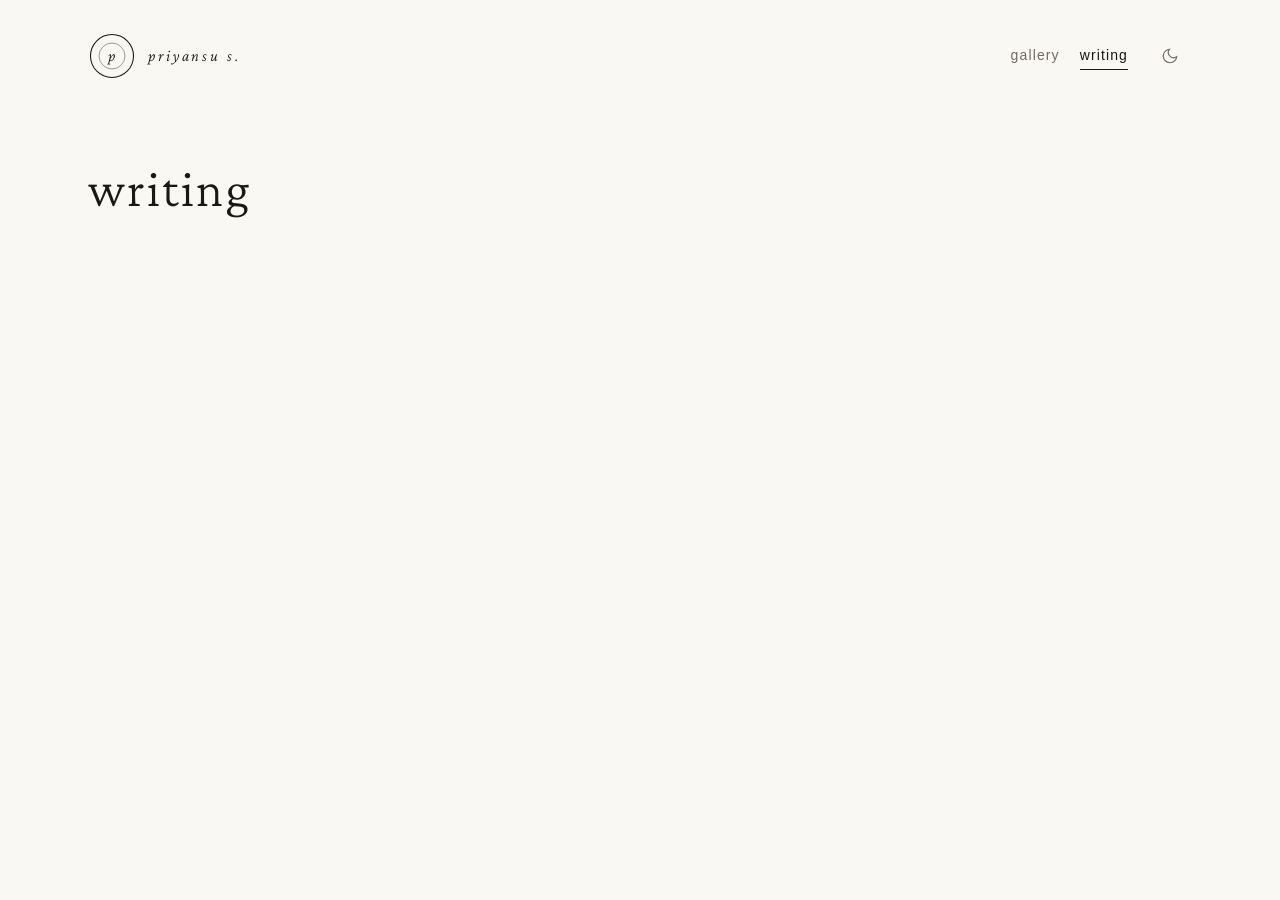
<file: blog/index.html>
<!DOCTYPE html>
<html lang="en">
<head>
  <meta charset="UTF-8">
  <meta name="viewport" content="width=device-width, initial-scale=1.0">
  <title>writing — priyansu.s</title>
  <meta name="description" content="Writing by priyansu s.">

  <meta property="og:title" content="priyansu.s — writing">
  <meta property="og:image" content="https://priyansu-sahu.github.io/photography-portfolio/assets/og-image.png">
  <meta property="og:type" content="website">

  <link rel="icon" type="image/png" href="../assets/favicon.png">
  <link rel="shortcut icon" href="../assets/favicon.ico">
  <link rel="apple-touch-icon" href="../assets/favicon.png">
  <link rel="preconnect" href="https://fonts.googleapis.com">
  <link rel="preconnect" href="https://fonts.gstatic.com" crossorigin>
  <link rel="preconnect" href="https://api.fontshare.com" crossorigin>
  <link href="https://fonts.googleapis.com/css2?family=Crimson+Pro:ital,wght@0,200..900;1,200..900&display=swap" rel="stylesheet">
  <link href="https://api.fontshare.com/v2/css?f[]=satoshi@400,500,700&display=swap" rel="stylesheet">

  <link rel="stylesheet" href="../base.css">
  <link rel="stylesheet" href="../style.css">
  <link rel="stylesheet" href="../blog.css">

  <script>
    (function(){
      var d=document.documentElement;
      try{
        var saved=localStorage.getItem('theme');
        if(saved==='light'||saved==='dark') d.setAttribute('data-theme',saved);
        else if(matchMedia('(prefers-color-scheme:dark)').matches) d.setAttribute('data-theme','dark');
      }catch(e){
        if(matchMedia('(prefers-color-scheme:dark)').matches) d.setAttribute('data-theme','dark');
      }
    })();
  </script>
</head>
<body>

  <div class="site-wrapper">

    <header class="site-header">
      <a href="../index.html" class="logo-link" aria-label="Home">
        <svg class="logo-svg" viewBox="0 0 48 48" fill="none" xmlns="http://www.w3.org/2000/svg" aria-hidden="true">
          <circle cx="24" cy="24" r="21.5" stroke="currentColor" stroke-width="1.05"/>
          <circle cx="24" cy="24" r="13" stroke="currentColor" stroke-width="0.75" opacity="0.55"/>
          <text x="24" y="29" text-anchor="middle" dominant-baseline="auto" font-family="'Crimson Pro', Georgia, serif" font-style="italic" font-size="16" font-weight="300" fill="currentColor" stroke="none">p</text>
        </svg>
        <span class="logo-wordmark">priyansu s.</span>
      </a>

      <nav class="header-nav" aria-label="Primary">
        <a href="../gallery/index.html" class="nav-link">gallery</a>
        <a href="../blog/index.html" class="nav-link" aria-current="page">writing</a>
        <button class="theme-toggle" data-theme-toggle aria-label="Switch to dark mode">
          <svg width="18" height="18" viewBox="0 0 24 24" fill="none" stroke="currentColor" stroke-width="1.5">
            <circle cx="12" cy="12" r="5"/>
            <path d="M12 1v2M12 21v2M4.22 4.22l1.42 1.42M18.36 18.36l1.42 1.42M1 12h2M21 12h2M4.22 19.78l1.42-1.42M18.36 5.64l1.42-1.42"/>
          </svg>
        </button>
      </nav>
    </header>

    <main id="main">

      <section class="blog-header">
        <h1>writing</h1>
      </section>

      <ul class="post-list">

        <li class="post-item reveal">
          <a href="../writing/on-looking-slowly/index.html" class="post-link">
            <span class="post-date">april 3, 2026</span>
            <span class="post-title">on looking slowly</span>
            <p class="post-excerpt">A short note on attention, distance, and the quiet work of letting a frame arrive before trying to take it.</p>
          </a>
        </li>

      </ul>

    </main>

  </div>

  <script src="../app.js" defer></script>
</body>
</html>
</file>
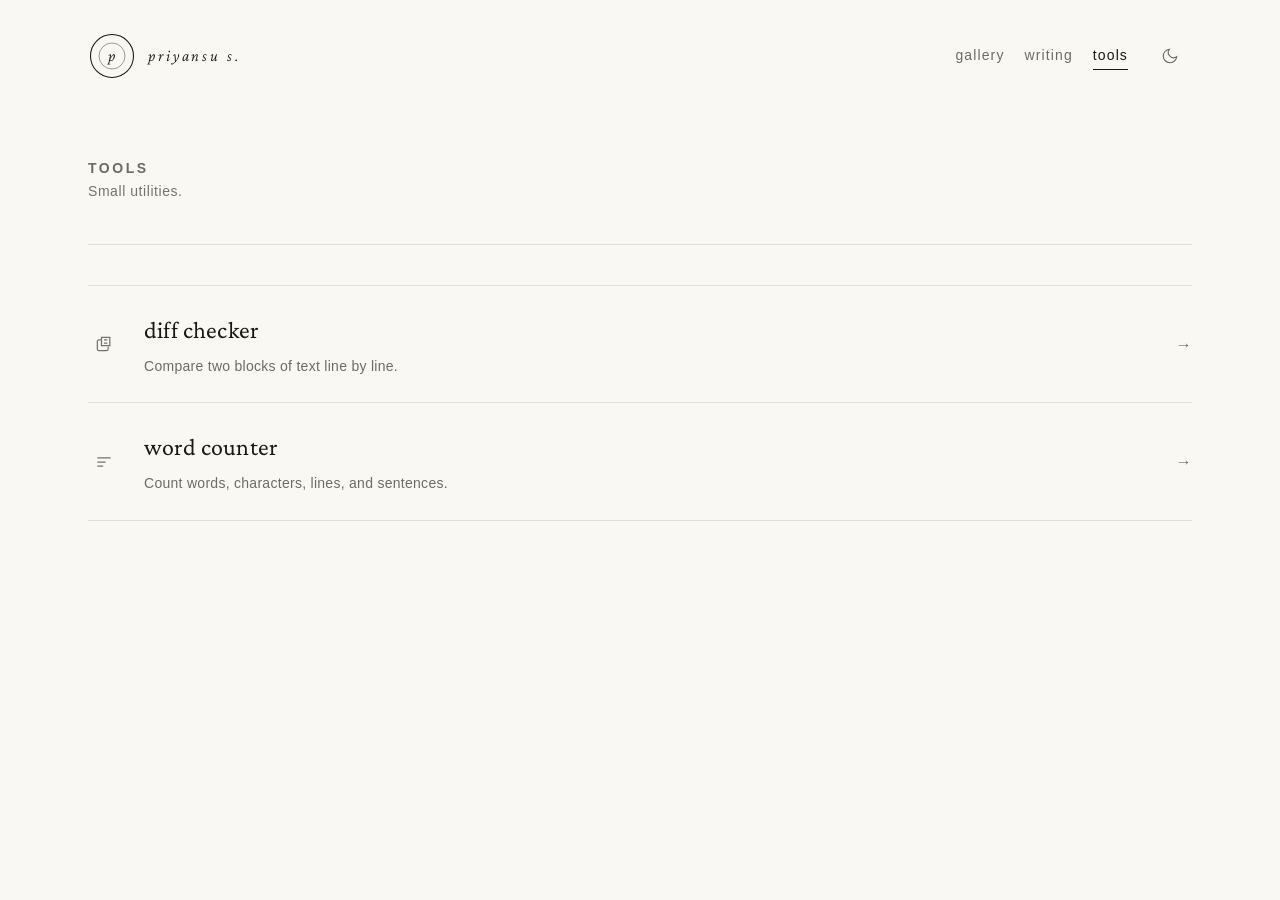
<file: tools/index.html>
<!DOCTYPE html>
<html lang="en">
<head>
  <meta charset="UTF-8">
  <meta name="viewport" content="width=device-width, initial-scale=1.0">
  <title>tools — priyansu.s</title>
  <meta name="description" content="Small tools by priyansu s.">
  <meta name="robots" content="noindex, nofollow">

  <link rel="icon" type="image/png" href="../assets/favicon.png">
  <link rel="apple-touch-icon" href="../assets/favicon.png">

  <meta property="og:title" content="priyansu.s — tools">
  <meta property="og:image" content="https://priyansu-sahu.github.io/photography-portfolio/assets/og-image.png">

  <link rel="preconnect" href="https://fonts.googleapis.com">
  <link rel="preconnect" href="https://fonts.gstatic.com" crossorigin>
  <link rel="preconnect" href="https://api.fontshare.com" crossorigin>
  <link href="https://fonts.googleapis.com/css2?family=Crimson+Pro:ital,wght@0,200..900;1,200..900&display=swap" rel="stylesheet">
  <link href="https://api.fontshare.com/v2/css?f[]=satoshi@400,500,700&display=swap" rel="stylesheet">

  <link rel="stylesheet" href="../base.css">
  <link rel="stylesheet" href="../style.css">
  <link rel="stylesheet" href="tools.css">

  <script>
    (function(){
      var d=document.documentElement;
      try{
        var saved=localStorage.getItem('theme');
        if(saved==='light'||saved==='dark') d.setAttribute('data-theme',saved);
        else if(matchMedia('(prefers-color-scheme:dark)').matches) d.setAttribute('data-theme','dark');
      }catch(e){
        if(matchMedia('(prefers-color-scheme:dark)').matches) d.setAttribute('data-theme','dark');
      }
    })();
  </script>
</head>
<body>

  <div class="site-wrapper">

    <header class="site-header">
      <a href="../index.html" class="logo-link" aria-label="Home">
        <svg class="logo-svg" viewBox="0 0 48 48" fill="none" xmlns="http://www.w3.org/2000/svg" aria-hidden="true">
          <circle cx="24" cy="24" r="21.5" stroke="currentColor" stroke-width="1.05"/>
          <circle cx="24" cy="24" r="13" stroke="currentColor" stroke-width="0.75" opacity="0.55"/>
          <text x="24" y="29" text-anchor="middle" dominant-baseline="auto" font-family="'Crimson Pro', Georgia, serif" font-style="italic" font-size="16" font-weight="300" fill="currentColor" stroke="none">p</text>
        </svg>
        <span class="logo-wordmark">priyansu s.</span>
      </a>

      <nav class="header-nav" aria-label="Primary">
        <a href="../gallery/index.html" class="nav-link">gallery</a>
        <a href="../blog/index.html" class="nav-link">writing</a>
        <a href="../tools/index.html" class="nav-link" aria-current="page">tools</a>
        <button class="theme-toggle" data-theme-toggle aria-label="Switch to dark mode">
          <svg width="18" height="18" viewBox="0 0 24 24" fill="none" stroke="currentColor" stroke-width="1.5">
            <circle cx="12" cy="12" r="5"/>
            <path d="M12 1v2M12 21v2M4.22 4.22l1.42 1.42M18.36 18.36l1.42 1.42M1 12h2M21 12h2M4.22 19.78l1.42-1.42M18.36 5.64l1.42-1.42"/>
          </svg>
        </button>
      </nav>
    </header>

    <main id="main">

      <div class="tools-header">
        <h1>tools</h1>
        <p>Small utilities.</p>
      </div>

      <div class="tools-grid">

        <a href="../tools/diff/index.html" class="tool-card">
          <div class="tool-icon">
            <svg width="20" height="20" viewBox="0 0 24 24" fill="none" stroke="currentColor" stroke-width="1.5">
              <path d="M9 7H6a2 2 0 0 0-2 2v9a2 2 0 0 0 2 2h9a2 2 0 0 0 2-2v-3"/>
              <path d="M9 14h10V4H9v10Z"/>
              <path d="M12 11h4M12 7h4"/>
            </svg>
          </div>
          <div class="tool-info">
            <span class="tool-name">diff checker</span>
            <span class="tool-desc">Compare two blocks of text line by line.</span>
          </div>
          <span class="tool-arrow">&rarr;</span>
        </a>

        <a href="../tools/wordcount/index.html" class="tool-card">
          <div class="tool-icon">
            <svg width="20" height="20" viewBox="0 0 24 24" fill="none" stroke="currentColor" stroke-width="1.5">
              <path d="M4 7h16M4 12h10M4 17h7"/>
            </svg>
          </div>
          <div class="tool-info">
            <span class="tool-name">word counter</span>
            <span class="tool-desc">Count words, characters, lines, and sentences.</span>
          </div>
          <span class="tool-arrow">&rarr;</span>
        </a>

      </div>

    </main>

  </div>

  <script src="../app.js" defer></script>
</body>
</html>
</file>
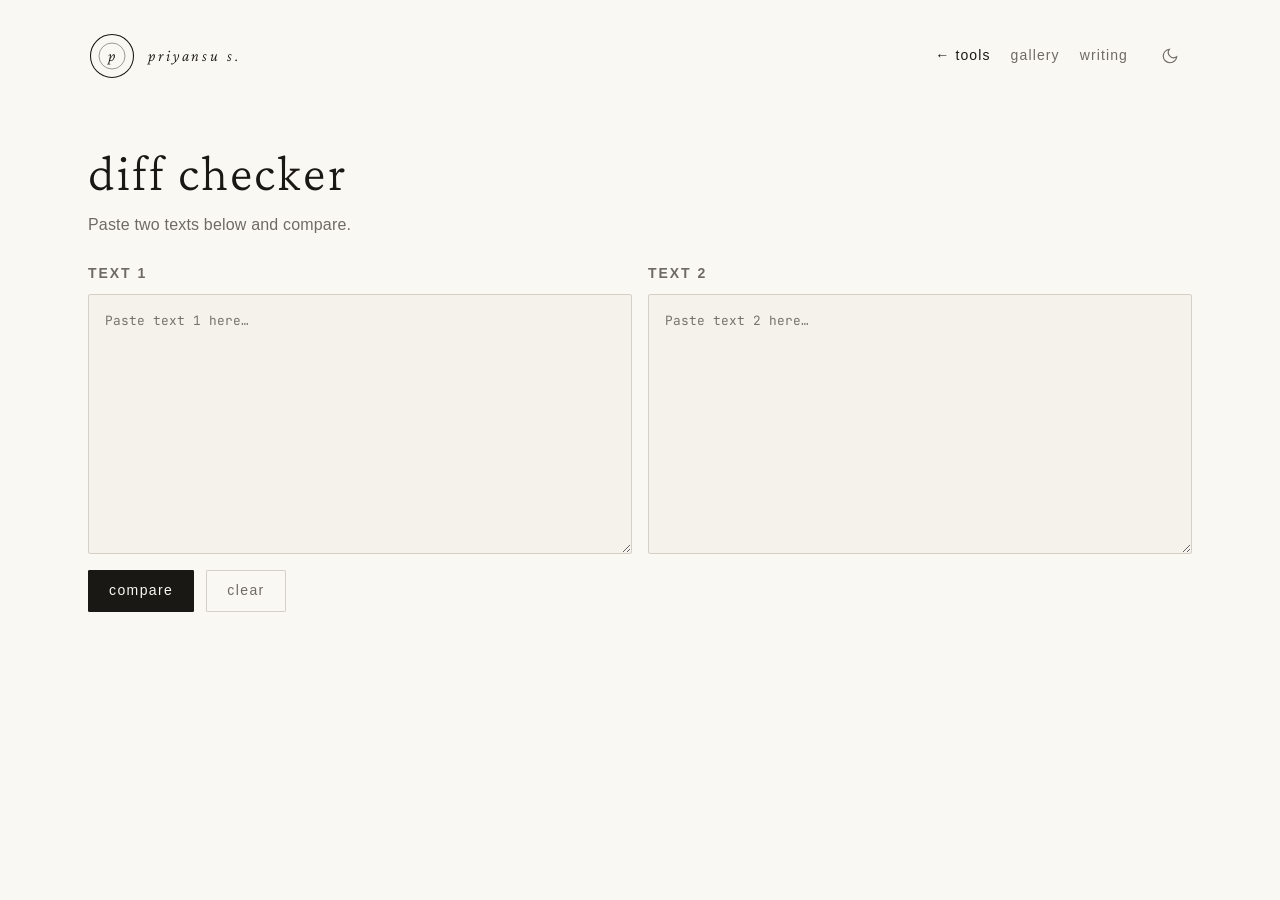
<file: tools/diff/index.html>
<!DOCTYPE html>
<html lang="en">
<head>
  <meta charset="UTF-8">
  <meta name="viewport" content="width=device-width, initial-scale=1.0">
  <title>diff checker — priyansu.s</title>
  <meta name="description" content="Text diff checker — compare two blocks of text.">
  <meta name="robots" content="noindex, nofollow">

  <link rel="icon" type="image/png" href="../../assets/favicon.png">
  <link rel="apple-touch-icon" href="../../assets/favicon.png">

  <link rel="preconnect" href="https://fonts.googleapis.com">
  <link rel="preconnect" href="https://fonts.gstatic.com" crossorigin>
  <link rel="preconnect" href="https://api.fontshare.com" crossorigin>
  <link href="https://fonts.googleapis.com/css2?family=Crimson+Pro:ital,wght@0,200..900;1,200..900&display=swap" rel="stylesheet">
  <link href="https://api.fontshare.com/v2/css?f[]=satoshi@400,500,700&display=swap" rel="stylesheet">
  <link href="https://fonts.googleapis.com/css2?family=JetBrains+Mono:wght@400&display=swap" rel="stylesheet">

  <link rel="stylesheet" href="../../base.css">
  <link rel="stylesheet" href="../../style.css">
  <link rel="stylesheet" href="../../tools/diff/diff.css">

  <script>
    (function(){
      var d=document.documentElement;
      try{
        var saved=localStorage.getItem('theme');
        if(saved==='light'||saved==='dark') d.setAttribute('data-theme',saved);
        else if(matchMedia('(prefers-color-scheme:dark)').matches) d.setAttribute('data-theme','dark');
      }catch(e){
        if(matchMedia('(prefers-color-scheme:dark)').matches) d.setAttribute('data-theme','dark');
      }
    })();
  </script>
</head>
<body>

  <div class="site-wrapper">

    <header class="site-header">
      <a href="../../index.html" class="logo-link" aria-label="Home">
        <svg class="logo-svg" viewBox="0 0 48 48" fill="none" xmlns="http://www.w3.org/2000/svg" aria-hidden="true">
          <circle cx="24" cy="24" r="21.5" stroke="currentColor" stroke-width="1.05"/>
          <circle cx="24" cy="24" r="13" stroke="currentColor" stroke-width="0.75" opacity="0.55"/>
          <text x="24" y="29" text-anchor="middle" dominant-baseline="auto" font-family="'Crimson Pro', Georgia, serif" font-style="italic" font-size="16" font-weight="300" fill="currentColor" stroke="none">p</text>
        </svg>
        <span class="logo-wordmark">priyansu s.</span>
      </a>

      <nav class="header-nav" aria-label="Primary">
        <a href="../../tools/index.html" class="nav-link nav-link--back">&larr; tools</a>
        <a href="../../gallery/index.html" class="nav-link">gallery</a>
        <a href="../../blog/index.html" class="nav-link">writing</a>
        <button class="theme-toggle" data-theme-toggle aria-label="Switch to dark mode">
          <svg width="18" height="18" viewBox="0 0 24 24" fill="none" stroke="currentColor" stroke-width="1.5">
            <circle cx="12" cy="12" r="5"/>
            <path d="M12 1v2M12 21v2M4.22 4.22l1.42 1.42M18.36 18.36l1.42 1.42M1 12h2M21 12h2M4.22 19.78l1.42-1.42M18.36 5.64l1.42-1.42"/>
          </svg>
        </button>
      </nav>
    </header>

    <main id="main">

      <div class="diff-header">
        <h1>diff checker</h1>
        <p>Paste two texts below and compare.</p>
      </div>

      <div class="diff-inputs">
        <div class="diff-pane">
          <label class="diff-label" for="text-a">text 1</label>
          <textarea id="text-a" class="diff-textarea" placeholder="Paste text 1 here…" spellcheck="false"></textarea>
        </div>
        <div class="diff-pane">
          <label class="diff-label" for="text-b">text 2</label>
          <textarea id="text-b" class="diff-textarea" placeholder="Paste text 2 here…" spellcheck="false"></textarea>
        </div>
      </div>

      <div class="diff-toolbar">
        <button class="diff-btn" id="compare-btn">compare</button>
        <button class="diff-btn diff-btn--ghost" id="clear-btn">clear</button>
        <span class="diff-stats" id="diff-stats"></span>
      </div>

      <div class="diff-output" id="diff-output" aria-live="polite"></div>

    </main>

  </div>

  <script src="../../app.js" defer></script>
  <script src="../../tools/diff/diff.js" defer></script>
</body>
</html>
</file>
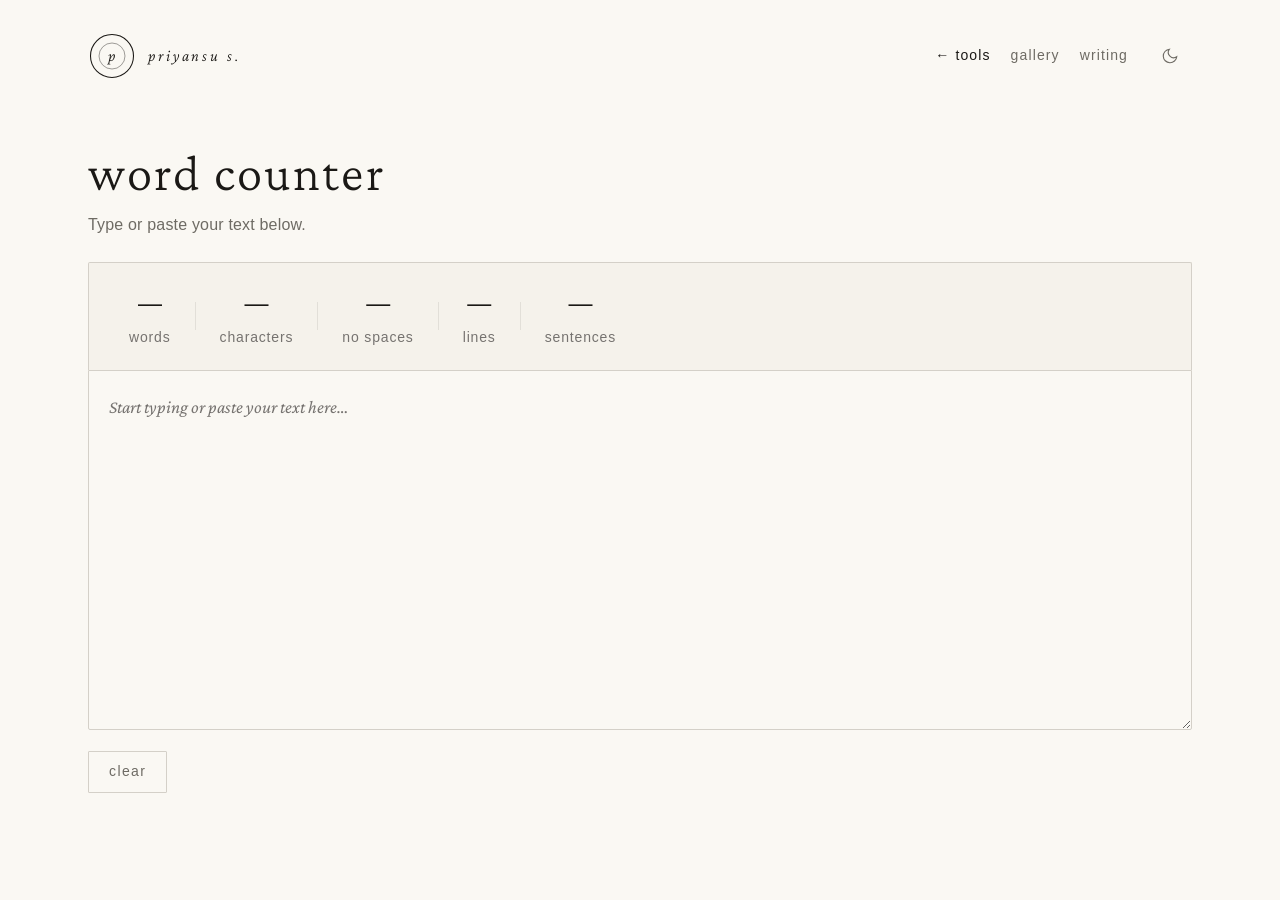
<file: tools/wordcount/index.html>
<!DOCTYPE html>
<html lang="en">
<head>
  <meta charset="UTF-8">
  <meta name="viewport" content="width=device-width, initial-scale=1.0">
  <title>word counter — priyansu.s</title>
  <meta name="description" content="Word, character, and line counter.">
  <meta name="robots" content="noindex, nofollow">

  <link rel="icon" type="image/png" href="../../assets/favicon.png">
  <link rel="apple-touch-icon" href="../../assets/favicon.png">

  <link rel="preconnect" href="https://fonts.googleapis.com">
  <link rel="preconnect" href="https://fonts.gstatic.com" crossorigin>
  <link rel="preconnect" href="https://api.fontshare.com" crossorigin>
  <link href="https://fonts.googleapis.com/css2?family=Crimson+Pro:ital,wght@0,200..900;1,200..900&display=swap" rel="stylesheet">
  <link href="https://api.fontshare.com/v2/css?f[]=satoshi@400,500,700&display=swap" rel="stylesheet">

  <link rel="stylesheet" href="../../base.css">
  <link rel="stylesheet" href="../../style.css">
  <link rel="stylesheet" href="wordcount.css">

  <script>
    (function(){
      var d=document.documentElement;
      try{
        var saved=localStorage.getItem('theme');
        if(saved==='light'||saved==='dark') d.setAttribute('data-theme',saved);
        else if(matchMedia('(prefers-color-scheme:dark)').matches) d.setAttribute('data-theme','dark');
      }catch(e){
        if(matchMedia('(prefers-color-scheme:dark)').matches) d.setAttribute('data-theme','dark');
      }
    })();
  </script>
</head>
<body>

  <div class="site-wrapper">

    <header class="site-header">
      <a href="../../index.html" class="logo-link" aria-label="Home">
        <svg class="logo-svg" viewBox="0 0 48 48" fill="none" xmlns="http://www.w3.org/2000/svg" aria-hidden="true">
          <circle cx="24" cy="24" r="21.5" stroke="currentColor" stroke-width="1.05"/>
          <circle cx="24" cy="24" r="13" stroke="currentColor" stroke-width="0.75" opacity="0.55"/>
          <text x="24" y="29" text-anchor="middle" dominant-baseline="auto" font-family="'Crimson Pro', Georgia, serif" font-style="italic" font-size="16" font-weight="300" fill="currentColor" stroke="none">p</text>
        </svg>
        <span class="logo-wordmark">priyansu s.</span>
      </a>

      <nav class="header-nav" aria-label="Primary">
        <a href="../../tools/index.html" class="nav-link nav-link--back">&larr; tools</a>
        <a href="../../gallery/index.html" class="nav-link">gallery</a>
        <a href="../../blog/index.html" class="nav-link">writing</a>
        <button class="theme-toggle" data-theme-toggle aria-label="Switch to dark mode">
          <svg width="18" height="18" viewBox="0 0 24 24" fill="none" stroke="currentColor" stroke-width="1.5">
            <circle cx="12" cy="12" r="5"/>
            <path d="M12 1v2M12 21v2M4.22 4.22l1.42 1.42M18.36 18.36l1.42 1.42M1 12h2M21 12h2M4.22 19.78l1.42-1.42M18.36 5.64l1.42-1.42"/>
          </svg>
        </button>
      </nav>
    </header>

    <main id="main">

      <div class="wc-header">
        <h1>word counter</h1>
        <p>Type or paste your text below.</p>
      </div>

      <div class="wc-stats" id="wc-stats">
        <div class="wc-stat">
          <span class="wc-stat-value" id="stat-words">0</span>
          <span class="wc-stat-label">words</span>
        </div>
        <div class="wc-stat-divider"></div>
        <div class="wc-stat">
          <span class="wc-stat-value" id="stat-chars">0</span>
          <span class="wc-stat-label">characters</span>
        </div>
        <div class="wc-stat-divider"></div>
        <div class="wc-stat">
          <span class="wc-stat-value" id="stat-chars-no-spaces">0</span>
          <span class="wc-stat-label">no spaces</span>
        </div>
        <div class="wc-stat-divider"></div>
        <div class="wc-stat">
          <span class="wc-stat-value" id="stat-lines">0</span>
          <span class="wc-stat-label">lines</span>
        </div>
        <div class="wc-stat-divider"></div>
        <div class="wc-stat">
          <span class="wc-stat-value" id="stat-sentences">0</span>
          <span class="wc-stat-label">sentences</span>
        </div>

      </div>

      <textarea
        id="wc-input"
        class="wc-textarea"
        placeholder="Start typing or paste your text here…"
        spellcheck="false"
        aria-label="Text input for word counting"
      ></textarea>

      <button class="diff-btn diff-btn--ghost" id="wc-clear">clear</button>

    </main>

  </div>

  <script src="../../app.js" defer></script>
  <script src="wordcount.js" defer></script>
</body>
</html>
</file>
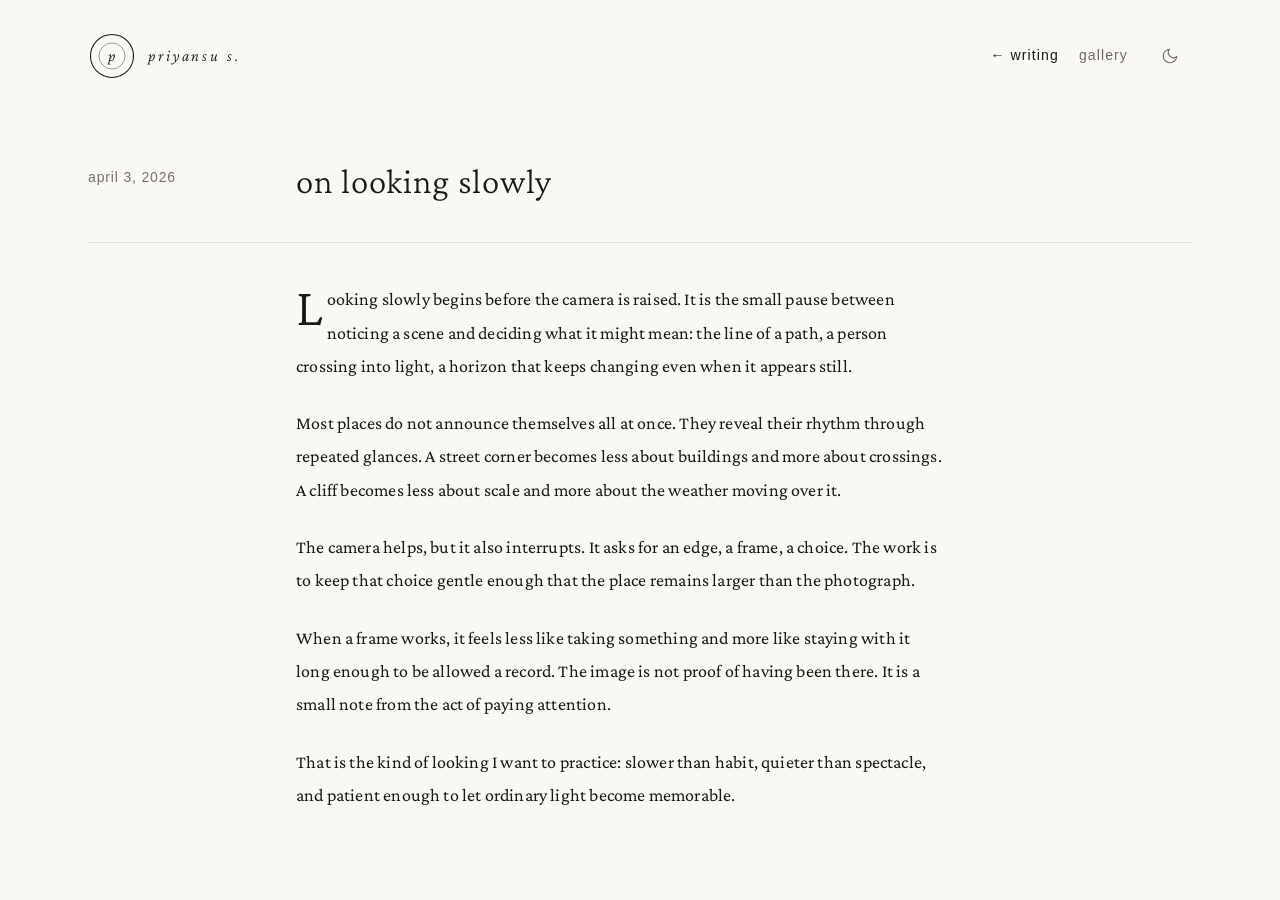
<file: writing/on-looking-slowly/index.html>
<!DOCTYPE html>
<html lang="en">
<head>
  <meta charset="UTF-8">
  <meta name="viewport" content="width=device-width, initial-scale=1.0">
  <title>on looking slowly — priyansu.s</title>
  <meta name="description" content="On looking slowly — writing by priyansu s.">

  <meta property="og:title" content="on looking slowly — priyansu.s">
  <meta property="og:image" content="https://priyansu-sahu.github.io/photography-portfolio/assets/og-image.png">
  <meta property="og:type" content="article">

  <link rel="icon" type="image/png" href="../../assets/favicon.png">
  <link rel="shortcut icon" href="../../assets/favicon.ico">
  <link rel="apple-touch-icon" href="../../assets/favicon.png">
  <link rel="preconnect" href="https://fonts.googleapis.com">
  <link rel="preconnect" href="https://fonts.gstatic.com" crossorigin>
  <link rel="preconnect" href="https://api.fontshare.com" crossorigin>
  <link href="https://fonts.googleapis.com/css2?family=Crimson+Pro:ital,wght@0,200..900;1,200..900&display=swap" rel="stylesheet">
  <link href="https://api.fontshare.com/v2/css?f[]=satoshi@400,500,700&display=swap" rel="stylesheet">

  <link rel="stylesheet" href="../../base.css">
  <link rel="stylesheet" href="../../style.css">
  <link rel="stylesheet" href="../../blog.css">

  <script>
    (function(){
      var d=document.documentElement;
      try{
        var saved=localStorage.getItem('theme');
        if(saved==='light'||saved==='dark') d.setAttribute('data-theme',saved);
        else if(matchMedia('(prefers-color-scheme:dark)').matches) d.setAttribute('data-theme','dark');
      }catch(e){
        if(matchMedia('(prefers-color-scheme:dark)').matches) d.setAttribute('data-theme','dark');
      }
    })();
  </script>
</head>
<body>

  <div class="site-wrapper">

    <header class="site-header">
      <a href="../../index.html" class="logo-link" aria-label="Home">
        <svg class="logo-svg" viewBox="0 0 48 48" fill="none" xmlns="http://www.w3.org/2000/svg" aria-hidden="true">
          <circle cx="24" cy="24" r="21.5" stroke="currentColor" stroke-width="1.05"/>
          <circle cx="24" cy="24" r="13" stroke="currentColor" stroke-width="0.75" opacity="0.55"/>
          <text x="24" y="29" text-anchor="middle" dominant-baseline="auto" font-family="'Crimson Pro', Georgia, serif" font-style="italic" font-size="16" font-weight="300" fill="currentColor" stroke="none">p</text>
        </svg>
        <span class="logo-wordmark">priyansu s.</span>
      </a>

      <nav class="header-nav" aria-label="Primary">
        <a href="../../blog/index.html" class="nav-link nav-link--back">&larr; writing</a>
        <a href="../../gallery/index.html" class="nav-link">gallery</a>
        <button class="theme-toggle" data-theme-toggle aria-label="Switch to dark mode">
          <svg width="18" height="18" viewBox="0 0 24 24" fill="none" stroke="currentColor" stroke-width="1.5">
            <circle cx="12" cy="12" r="5"/>
            <path d="M12 1v2M12 21v2M4.22 4.22l1.42 1.42M18.36 18.36l1.42 1.42M1 12h2M21 12h2M4.22 19.78l1.42-1.42M18.36 5.64l1.42-1.42"/>
          </svg>
        </button>
      </nav>
    </header>

    <main id="main">

      <header class="article-header">
        <div class="article-meta">april 3, 2026</div>
        <h1 class="article-title">on looking slowly</h1>
      </header>

      <div class="article-body">
        <div></div><!-- ledger spacer -->
        <div class="article-content">

          <p>Looking slowly begins before the camera is raised. It is the small pause between noticing a scene and deciding what it might mean: the line of a path, a person crossing into light, a horizon that keeps changing even when it appears still.</p>

          <p>Most places do not announce themselves all at once. They reveal their rhythm through repeated glances. A street corner becomes less about buildings and more about crossings. A cliff becomes less about scale and more about the weather moving over it.</p>

          <p>The camera helps, but it also interrupts. It asks for an edge, a frame, a choice. The work is to keep that choice gentle enough that the place remains larger than the photograph.</p>

          <p>When a frame works, it feels less like taking something and more like staying with it long enough to be allowed a record. The image is not proof of having been there. It is a small note from the act of paying attention.</p>

          <p>That is the kind of looking I want to practice: slower than habit, quieter than spectacle, and patient enough to let ordinary light become memorable.</p>

        </div>
      </div>

    </main>

  </div>

  <script src="../../app.js" defer></script>
</body>
</html>
</file>
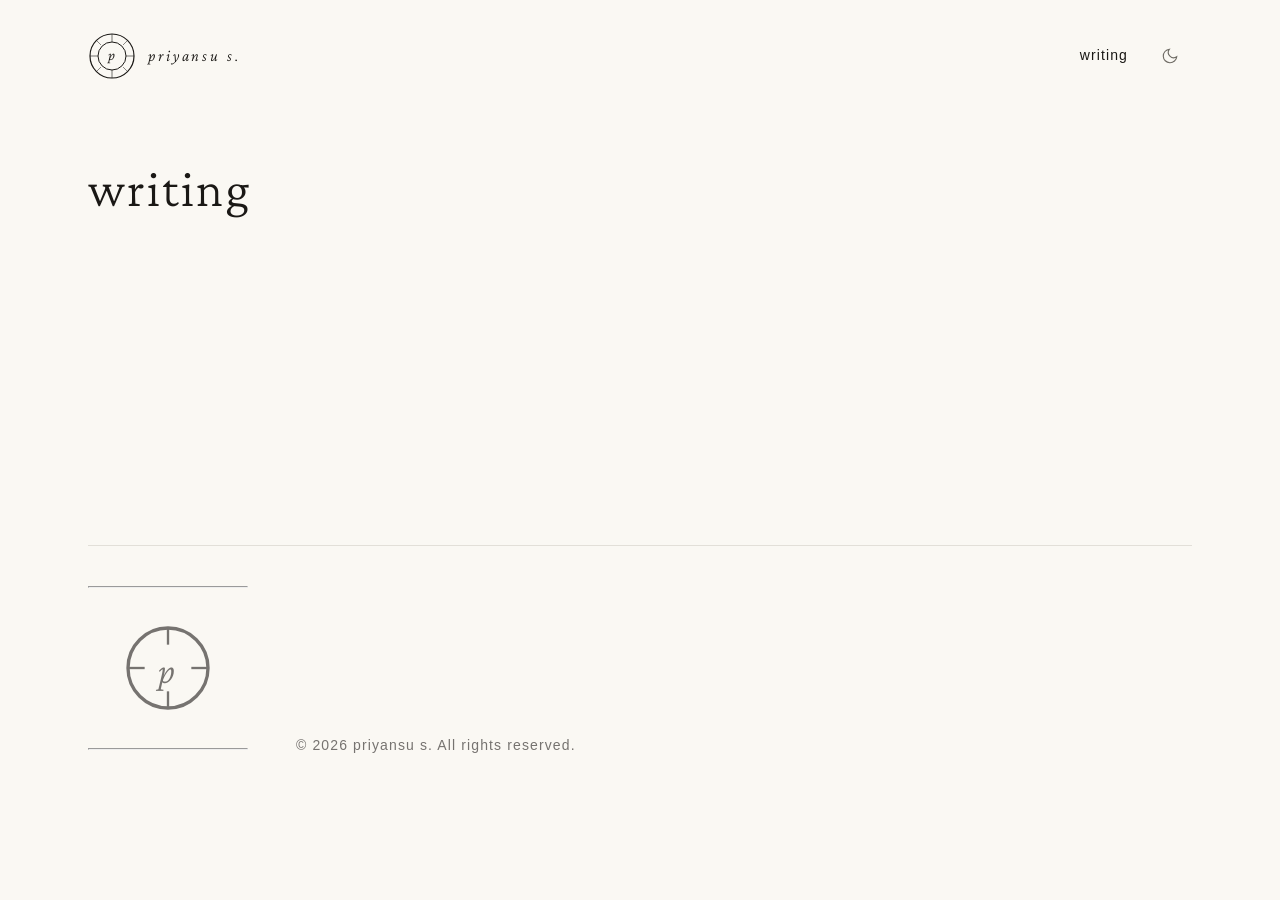
<file: blog.html>
<!DOCTYPE html>
<html lang="en">
<head>
  <meta charset="UTF-8">
  <meta name="viewport" content="width=device-width, initial-scale=1.0">
  <title>writing — priyansu.s</title>
  <meta name="description" content="Writing by priyansu s.">

  <meta property="og:title" content="priyansu.s — writing">
  <meta property="og:image" content="./assets/og-image.png">
  <meta property="og:type" content="website">

  <link rel="preconnect" href="https://fonts.googleapis.com">
  <link rel="preconnect" href="https://fonts.gstatic.com" crossorigin>
  <link href="https://fonts.googleapis.com/css2?family=Crimson+Pro:ital,wght@0,200..900;1,200..900&display=swap" rel="stylesheet">
  <link href="https://api.fontshare.com/v2/css?f[]=satoshi@400,500,700&display=swap" rel="stylesheet">

  <link rel="stylesheet" href="./base.css">
  <link rel="stylesheet" href="./style.css">
  <link rel="stylesheet" href="./blog.css">

  <script>
    (function(){
      var d=document.documentElement;
      try{
        var saved=localStorage.getItem('theme');
        if(saved) d.setAttribute('data-theme',saved);
        else if(matchMedia('(prefers-color-scheme:dark)').matches) d.setAttribute('data-theme','dark');
      }catch(e){
        if(matchMedia('(prefers-color-scheme:dark)').matches) d.setAttribute('data-theme','dark');
      }
    })();
  </script>
</head>
<body>

  <div class="site-wrapper">

    <header class="site-header">
      <a href="./index.html" class="logo-link" aria-label="Home">
        <svg class="logo-svg" viewBox="0 0 48 48" fill="none" xmlns="http://www.w3.org/2000/svg" aria-hidden="true">
          <circle cx="24" cy="24" r="22" stroke="currentColor" stroke-width="1.2"/>
          <circle cx="24" cy="24" r="14" stroke="currentColor" stroke-width="1"/>
          <line x1="24" y1="2" x2="24" y2="10" stroke="currentColor" stroke-width="0.6"/>
          <line x1="24" y1="38" x2="24" y2="46" stroke="currentColor" stroke-width="0.6"/>
          <line x1="2" y1="24" x2="10" y2="24" stroke="currentColor" stroke-width="0.6"/>
          <line x1="38" y1="24" x2="46" y2="24" stroke="currentColor" stroke-width="0.6"/>
          <line x1="8.3" y1="8.3" x2="13" y2="13" stroke="currentColor" stroke-width="0.5"/>
          <line x1="35" y1="35" x2="39.7" y2="39.7" stroke="currentColor" stroke-width="0.5"/>
          <line x1="39.7" y1="8.3" x2="35" y2="13" stroke="currentColor" stroke-width="0.5"/>
          <line x1="13" y1="35" x2="8.3" y2="39.7" stroke="currentColor" stroke-width="0.5"/>
          <text x="24" y="28" text-anchor="middle" dominant-baseline="auto" font-family="'Crimson Pro', Georgia, serif" font-style="italic" font-size="15" font-weight="300" fill="currentColor" stroke="none">p</text>
        </svg>
        <span class="logo-wordmark">priyansu s.</span>
      </a>

      <nav class="header-nav" aria-label="Primary">
        <a href="./blog.html" class="nav-link" style="color: var(--color-text);">writing</a>
        <button class="theme-toggle" data-theme-toggle aria-label="Switch to dark mode">
          <svg width="18" height="18" viewBox="0 0 24 24" fill="none" stroke="currentColor" stroke-width="1.5">
            <circle cx="12" cy="12" r="5"/>
            <path d="M12 1v2M12 21v2M4.22 4.22l1.42 1.42M18.36 18.36l1.42 1.42M1 12h2M21 12h2M4.22 19.78l1.42-1.42M18.36 5.64l1.42-1.42"/>
          </svg>
        </button>
      </nav>
    </header>

    <main id="main">

      <section class="blog-header">
        <h1>writing</h1>
      </section>

      <ul class="post-list">

        <li class="post-item reveal">
          <a href="./post-01.html" class="post-link">
            <span class="post-date">april 3, 2026</span>
            <span class="post-title">on looking slowly</span>
            <p class="post-excerpt">Lorem ipsum dolor sit amet, consectetur adipiscing elit. Sed do eiusmod tempor incididunt ut labore et dolore magna aliqua — a few thoughts on what it means to really stop and look at something.</p>
          </a>
        </li>

      </ul>

    </main>

    <footer class="site-footer">
      <div class="footer-rule">
        <hr>
        <svg class="footer-ornament" viewBox="0 0 48 48" fill="none" xmlns="http://www.w3.org/2000/svg" aria-hidden="true">
          <circle cx="24" cy="24" r="12" stroke="currentColor" stroke-width="1"/>
          <line x1="24" y1="12" x2="24" y2="17" stroke="currentColor" stroke-width="0.7"/>
          <line x1="24" y1="31" x2="24" y2="36" stroke="currentColor" stroke-width="0.7"/>
          <line x1="12" y1="24" x2="17" y2="24" stroke="currentColor" stroke-width="0.7"/>
          <line x1="31" y1="24" x2="36" y2="24" stroke="currentColor" stroke-width="0.7"/>
          <text x="24" y="28.5" text-anchor="middle" dominant-baseline="auto" font-family="'Crimson Pro', Georgia, serif" font-style="italic" font-size="11" font-weight="300" fill="currentColor" stroke="none">p</text>
        </svg>
        <hr>
      </div>
      <p class="footer-text">&copy; 2026 priyansu s. All rights reserved.</p>
    </footer>

  </div>

  <script src="./app.js" defer></script>
</body>
</html>
</file>
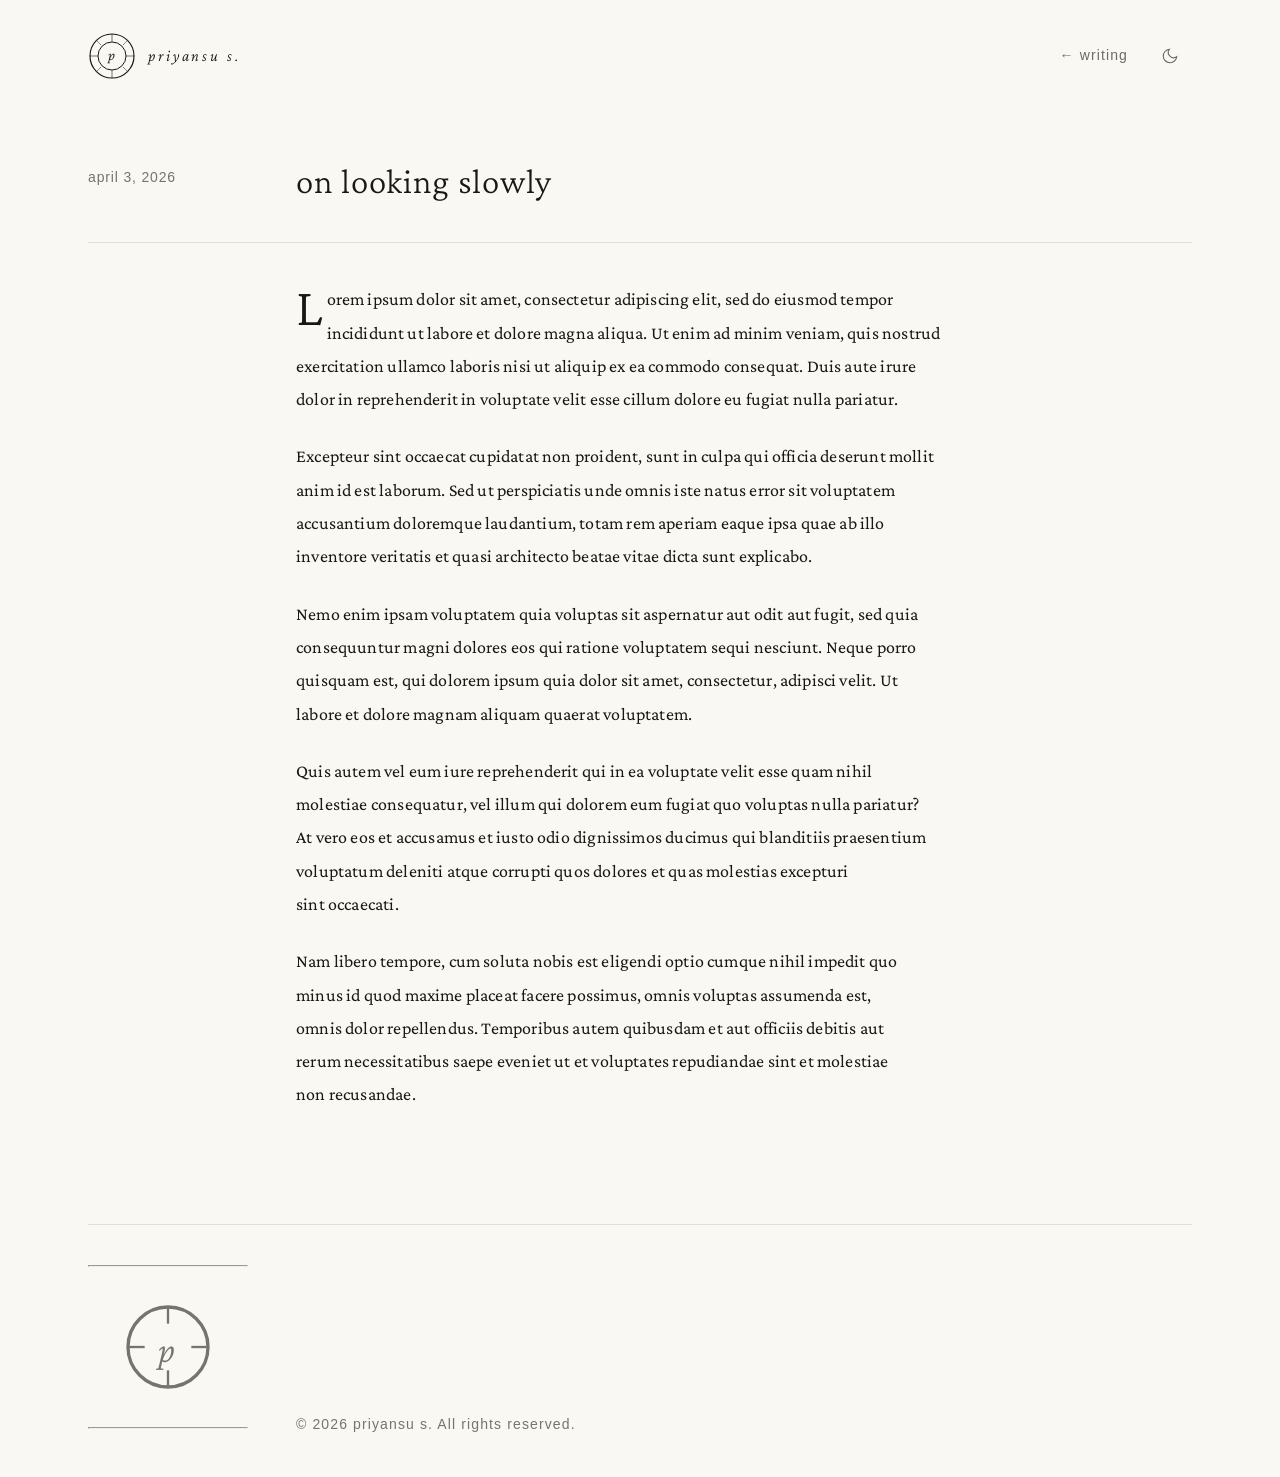
<file: post-01.html>
<!DOCTYPE html>
<html lang="en">
<head>
  <meta charset="UTF-8">
  <meta name="viewport" content="width=device-width, initial-scale=1.0">
  <title>on looking slowly — priyansu.s</title>
  <meta name="description" content="On looking slowly — writing by priyansu s.">

  <meta property="og:title" content="on looking slowly — priyansu.s">
  <meta property="og:image" content="./assets/og-image.png">
  <meta property="og:type" content="article">

  <link rel="preconnect" href="https://fonts.googleapis.com">
  <link rel="preconnect" href="https://fonts.gstatic.com" crossorigin>
  <link href="https://fonts.googleapis.com/css2?family=Crimson+Pro:ital,wght@0,200..900;1,200..900&display=swap" rel="stylesheet">
  <link href="https://api.fontshare.com/v2/css?f[]=satoshi@400,500,700&display=swap" rel="stylesheet">

  <link rel="stylesheet" href="./base.css">
  <link rel="stylesheet" href="./style.css">
  <link rel="stylesheet" href="./blog.css">

  <script>
    (function(){
      var d=document.documentElement;
      try{
        var saved=localStorage.getItem('theme');
        if(saved) d.setAttribute('data-theme',saved);
        else if(matchMedia('(prefers-color-scheme:dark)').matches) d.setAttribute('data-theme','dark');
      }catch(e){
        if(matchMedia('(prefers-color-scheme:dark)').matches) d.setAttribute('data-theme','dark');
      }
    })();
  </script>
</head>
<body>

  <div class="site-wrapper">

    <header class="site-header">
      <a href="./index.html" class="logo-link" aria-label="Home">
        <svg class="logo-svg" viewBox="0 0 48 48" fill="none" xmlns="http://www.w3.org/2000/svg" aria-hidden="true">
          <circle cx="24" cy="24" r="22" stroke="currentColor" stroke-width="1.2"/>
          <circle cx="24" cy="24" r="14" stroke="currentColor" stroke-width="1"/>
          <line x1="24" y1="2" x2="24" y2="10" stroke="currentColor" stroke-width="0.6"/>
          <line x1="24" y1="38" x2="24" y2="46" stroke="currentColor" stroke-width="0.6"/>
          <line x1="2" y1="24" x2="10" y2="24" stroke="currentColor" stroke-width="0.6"/>
          <line x1="38" y1="24" x2="46" y2="24" stroke="currentColor" stroke-width="0.6"/>
          <line x1="8.3" y1="8.3" x2="13" y2="13" stroke="currentColor" stroke-width="0.5"/>
          <line x1="35" y1="35" x2="39.7" y2="39.7" stroke="currentColor" stroke-width="0.5"/>
          <line x1="39.7" y1="8.3" x2="35" y2="13" stroke="currentColor" stroke-width="0.5"/>
          <line x1="13" y1="35" x2="8.3" y2="39.7" stroke="currentColor" stroke-width="0.5"/>
          <text x="24" y="28" text-anchor="middle" dominant-baseline="auto" font-family="'Crimson Pro', Georgia, serif" font-style="italic" font-size="15" font-weight="300" fill="currentColor" stroke="none">p</text>
        </svg>
        <span class="logo-wordmark">priyansu s.</span>
      </a>

      <nav class="header-nav" aria-label="Primary">
        <a href="./blog.html" class="nav-link">&larr; writing</a>
        <button class="theme-toggle" data-theme-toggle aria-label="Switch to dark mode">
          <svg width="18" height="18" viewBox="0 0 24 24" fill="none" stroke="currentColor" stroke-width="1.5">
            <circle cx="12" cy="12" r="5"/>
            <path d="M12 1v2M12 21v2M4.22 4.22l1.42 1.42M18.36 18.36l1.42 1.42M1 12h2M21 12h2M4.22 19.78l1.42-1.42M18.36 5.64l1.42-1.42"/>
          </svg>
        </button>
      </nav>
    </header>

    <main id="main">

      <header class="article-header">
        <div class="article-meta">april 3, 2026</div>
        <h1 class="article-title">on looking slowly</h1>
      </header>

      <div class="article-body">
        <div></div><!-- ledger spacer -->
        <div class="article-content">

          <p>Lorem ipsum dolor sit amet, consectetur adipiscing elit, sed do eiusmod tempor incididunt ut labore et dolore magna aliqua. Ut enim ad minim veniam, quis nostrud exercitation ullamco laboris nisi ut aliquip ex ea commodo consequat. Duis aute irure dolor in reprehenderit in voluptate velit esse cillum dolore eu fugiat nulla pariatur.</p>

          <p>Excepteur sint occaecat cupidatat non proident, sunt in culpa qui officia deserunt mollit anim id est laborum. Sed ut perspiciatis unde omnis iste natus error sit voluptatem accusantium doloremque laudantium, totam rem aperiam eaque ipsa quae ab illo inventore veritatis et quasi architecto beatae vitae dicta sunt explicabo.</p>

          <p>Nemo enim ipsam voluptatem quia voluptas sit aspernatur aut odit aut fugit, sed quia consequuntur magni dolores eos qui ratione voluptatem sequi nesciunt. Neque porro quisquam est, qui dolorem ipsum quia dolor sit amet, consectetur, adipisci velit. Ut labore et dolore magnam aliquam quaerat voluptatem.</p>

          <p>Quis autem vel eum iure reprehenderit qui in ea voluptate velit esse quam nihil molestiae consequatur, vel illum qui dolorem eum fugiat quo voluptas nulla pariatur? At vero eos et accusamus et iusto odio dignissimos ducimus qui blanditiis praesentium voluptatum deleniti atque corrupti quos dolores et quas molestias excepturi sint occaecati.</p>

          <p>Nam libero tempore, cum soluta nobis est eligendi optio cumque nihil impedit quo minus id quod maxime placeat facere possimus, omnis voluptas assumenda est, omnis dolor repellendus. Temporibus autem quibusdam et aut officiis debitis aut rerum necessitatibus saepe eveniet ut et voluptates repudiandae sint et molestiae non recusandae.</p>

        </div>
      </div>

    </main>

    <footer class="site-footer">
      <div class="footer-rule">
        <hr>
        <svg class="footer-ornament" viewBox="0 0 48 48" fill="none" xmlns="http://www.w3.org/2000/svg" aria-hidden="true">
          <circle cx="24" cy="24" r="12" stroke="currentColor" stroke-width="1"/>
          <line x1="24" y1="12" x2="24" y2="17" stroke="currentColor" stroke-width="0.7"/>
          <line x1="24" y1="31" x2="24" y2="36" stroke="currentColor" stroke-width="0.7"/>
          <line x1="12" y1="24" x2="17" y2="24" stroke="currentColor" stroke-width="0.7"/>
          <line x1="31" y1="24" x2="36" y2="24" stroke="currentColor" stroke-width="0.7"/>
          <text x="24" y="28.5" text-anchor="middle" dominant-baseline="auto" font-family="'Crimson Pro', Georgia, serif" font-style="italic" font-size="11" font-weight="300" fill="currentColor" stroke="none">p</text>
        </svg>
        <hr>
      </div>
      <p class="footer-text">&copy; 2026 priyansu s. All rights reserved.</p>
    </footer>

  </div>

  <script src="./app.js" defer></script>
</body>
</html>
</file>
<file: base.css>
/* base.css — Reset & Foundation */
*, *::before, *::after { box-sizing: border-box; margin: 0; padding: 0; }

html {
  -moz-text-size-adjust: none;
  -webkit-text-size-adjust: none;
  text-size-adjust: none;
  -webkit-font-smoothing: antialiased;
  -moz-osx-font-smoothing: grayscale;
  text-rendering: optimizeLegibility;
  scroll-behavior: smooth;
  hanging-punctuation: first last;
  scroll-padding-top: 4rem;
}

body {
  min-height: 100dvh;
  line-height: 1.6;
  font-family: var(--font-body, serif);
  font-size: var(--text-base);
  color: var(--color-text);
  background-color: var(--color-bg);
}

img, picture, video, canvas, svg { display: block; max-width: 100%; height: auto; }
ul[role="list"], ol[role="list"] { list-style: none; }
input, button, textarea, select { font: inherit; color: inherit; }

h1, h2, h3, h4, h5, h6 { text-wrap: balance; line-height: 1.15; }
p, li, figcaption { text-wrap: pretty; max-width: 72ch; }

::selection {
  background: rgba(91, 59, 64, 0.25); /* fallback for browsers without oklch */
  background: oklch(from var(--color-accent) l c h / 0.25);
  color: var(--color-text);
}

:focus-visible {
  outline: 2px solid var(--color-accent);
  outline-offset: 3px;
  border-radius: 2px;
}

@media (prefers-reduced-motion: reduce) {
  *, *::before, *::after {
    animation-duration: 0.01ms !important;
    animation-iteration-count: 1 !important;
    transition-duration: 0.01ms !important;
    scroll-behavior: auto !important;
  }
}

button { cursor: pointer; background: none; border: none; }

a, button, [role="button"], [role="link"], input, textarea, select {
  transition: color 180ms cubic-bezier(0.16, 1, 0.3, 1),
              background 180ms cubic-bezier(0.16, 1, 0.3, 1),
              border-color 180ms cubic-bezier(0.16, 1, 0.3, 1),
              opacity 180ms cubic-bezier(0.16, 1, 0.3, 1);
}

.sr-only {
  position: absolute; width: 1px; height: 1px; padding: 0; margin: -1px;
  overflow: hidden; clip: rect(0, 0, 0, 0); white-space: nowrap; border-width: 0;
}
</file>
<file: style.css>
/* ============================================================
   PHOTOGRAPHY PORTFOLIO — Style
   Art direction: Anecdote NYC warmth + Oxidist book typography
   ============================================================ */

/* --- Design Tokens --- */
:root {
  /* Type scale (fluid) */
  --text-xs:   clamp(0.75rem,  0.7rem  + 0.25vw, 0.875rem);
  --text-sm:   clamp(0.875rem, 0.8rem  + 0.35vw, 1rem);
  --text-base: clamp(1rem,     0.95rem + 0.25vw, 1.125rem);
  --text-lg:   clamp(1.125rem, 1rem    + 0.75vw, 1.5rem);
  --text-xl:   clamp(1.5rem,   1.2rem  + 1.25vw, 2.25rem);
  --text-2xl:  clamp(2rem,     1.2rem  + 2.5vw,  3.5rem);
  --text-3xl:  clamp(2.5rem,   1rem    + 4vw,    5rem);

  /* Spacing (4px base) */
  --space-1:  0.25rem;
  --space-2:  0.5rem;
  --space-3:  0.75rem;
  --space-4:  1rem;
  --space-5:  1.25rem;
  --space-6:  1.5rem;
  --space-8:  2rem;
  --space-10: 2.5rem;
  --space-12: 3rem;
  --space-16: 4rem;
  --space-20: 5rem;
  --space-24: 6rem;
  --space-32: 8rem;

  /* Fonts */
  --font-body: 'Crimson Pro', 'Georgia', serif;
  --font-display: 'Crimson Pro', 'Georgia', serif;
  --font-label: 'Satoshi', 'Helvetica Neue', sans-serif;

  /* Transitions */
  --ease-out: cubic-bezier(0.16, 1, 0.3, 1);
  --transition-interactive: 180ms cubic-bezier(0.16, 1, 0.3, 1);
}

/* --- Light Mode (default) --- */
:root, [data-theme="light"] {
  --color-bg:          #faf8f3;
  --color-surface:     #f5f2eb;
  --color-text:        #1a1815;
  --color-text-muted:  #6e6b64;
  --color-text-faint:  #767370;
  --color-accent:      #5b3b40;
  --color-accent-hover:#4a2d32;
  --color-border:      #d4d0c8;
  --color-divider:     #e2dfd8;
}

/* --- Dark Mode --- */
[data-theme="dark"] {
  --color-bg:          #141311;
  --color-surface:     #1e1d1a;
  --color-text:        #d5d3ce;
  --color-text-muted:  #8a8882;
  --color-text-faint:  #777471;
  --color-accent:      #d4b896;
  --color-accent-hover:#e3cba9;
  --color-border:      #3d3c38;
  --color-divider:     #2a2926;
}

@media (prefers-color-scheme: dark) {
  :root:not([data-theme]) {
    --color-bg:          #141311;
    --color-surface:     #1e1d1a;
    --color-text:        #d5d3ce;
    --color-text-muted:  #8a8882;
    --color-text-faint:  #777471;
    --color-accent:      #d4b896;
    --color-accent-hover:#e3cba9;
    --color-border:      #3d3c38;
    --color-divider:     #2a2926;
  }
}

/* ============================================================
   LAYOUT
   ============================================================ */

body {
  font-family: var(--font-body);
  font-size: var(--text-base);
  line-height: 1.7;
  letter-spacing: 0.01em;
}

.site-wrapper {
  max-width: 1200px;
  margin-inline: auto;
  padding-inline: var(--space-6);
}

@media (min-width: 1024px) {
  .site-wrapper {
    padding-inline: var(--space-12);
  }
}

/* ============================================================
   HEADER — Oxidist-style sidebar feel on desktop, top on mobile
   ============================================================ */

.site-header {
  padding-block: var(--space-8);
  display: flex;
  align-items: center;
  justify-content: space-between;
}

.logo-link {
  display: flex;
  align-items: center;
  gap: var(--space-3);
  text-decoration: none;
  color: var(--color-text);
  min-width: 0;
}

.logo-svg {
  width: 48px;
  height: 48px;
  flex-shrink: 0;
  transition: transform 600ms cubic-bezier(0.16, 1, 0.3, 1);
}

.logo-link:hover .logo-svg {
  animation: logo-spin 8s linear infinite;
}

@keyframes logo-spin {
  from { transform: rotate(0deg); }
  to   { transform: rotate(360deg); }
}

.logo-wordmark {
  font-family: var(--font-display);
  font-size: var(--text-sm);
  font-style: italic;
  font-weight: 300;
  letter-spacing: 0.18em;
  text-transform: lowercase;
  white-space: nowrap;
}

.logo-wordmark--tegaki {
  display: inline-block;
  min-width: 7rem;
  color: var(--color-text);
  font-size: var(--text-lg);
  line-height: 1;
  letter-spacing: 0;
  text-transform: none;
  vertical-align: middle;
}

.header-nav {
  display: flex;
  align-items: center;
  flex-wrap: wrap;
  justify-content: flex-end;
  gap: var(--space-3) var(--space-5);
}

.nav-link {
  font-family: var(--font-label);
  font-size: var(--text-xs);
  font-weight: 500;
  letter-spacing: 0.08em;
  text-transform: none;
  text-decoration: none;
  color: var(--color-text-muted);
  position: relative;
}

.nav-link::after {
  content: '';
  position: absolute;
  bottom: -2px;
  left: 0;
  width: 0;
  height: 1px;
  background: var(--color-text);
  transition: width 300ms var(--ease-out);
}

.nav-link:hover {
  color: var(--color-text);
}

.nav-link:hover::after,
.nav-link[aria-current="page"]::after {
  width: 100%;
}

.nav-link[aria-current="page"] {
  color: var(--color-text);
}

.nav-link--back {
  color: var(--color-text);
}

.theme-toggle {
  padding: var(--space-3);
  min-width: 44px;
  min-height: 44px;
  color: var(--color-text-muted);
  display: flex;
  align-items: center;
  justify-content: center;
  position: relative;
}

.theme-toggle svg {
  transition: transform 500ms cubic-bezier(0.16, 1, 0.3, 1),
              opacity 300ms ease-out;
}

.theme-toggle:hover {
  color: var(--color-text);
}

.theme-toggle:hover svg {
  transform: rotate(15deg);
}

.theme-toggle:active svg {
  transform: rotate(45deg) scale(0.85);
  transition-duration: 120ms;
}

.theme-toggle.toggling svg {
  animation: toggle-spin 500ms cubic-bezier(0.16, 1, 0.3, 1);
}

@keyframes toggle-spin {
  0%   { transform: rotate(0deg) scale(1); opacity: 1; }
  40%  { transform: rotate(180deg) scale(0.6); opacity: 0.3; }
  100% { transform: rotate(360deg) scale(1); opacity: 1; }
}

/* ============================================================
   HERO — Anecdote-style warm, document-like introduction
   ============================================================ */

.hero {
  padding-block: var(--space-12) var(--space-16);
  display: grid;
  gap: var(--space-8);
}

@media (min-width: 768px) {
  .hero {
    grid-template-columns: 160px 1fr;
    gap: var(--space-12);
    padding-block: var(--space-16) var(--space-12);
  }
}

.hero-label {
  font-family: var(--font-label);
  font-size: var(--text-xs);
  font-weight: 700;
  letter-spacing: 0.18em;
  text-transform: uppercase;
  color: var(--color-text-muted);
  text-align: left;
}

@media (min-width: 768px) {
  .hero-label { text-align: right; padding-top: 0.35em; }
}

/* lowercase headline, italic ampersand accent, scaled up on desktop */
.hero-content h1 {
  font-family: var(--font-display);
  font-size: var(--text-2xl);   /* mobile / default */
  font-weight: 300;
  line-height: 1.05;
  letter-spacing: -0.01em;
  color: var(--color-text);
  margin-bottom: var(--space-6);
}

@media (min-width: 768px) {
  .hero-content h1 {
    font-size: var(--text-3xl);   /* desktop bump */
  }
}

.hero-content h1 em {
  font-style: italic;
  font-weight: 200;
  color: var(--color-text-muted);
  padding-inline: 0.08em;
}

.hero-content p {
  font-size: var(--text-base);
  color: var(--color-text-muted);
  max-width: 55ch;
  line-height: 1.8;
}

/* ============================================================
   SECTION LABEL — Anecdote ledger-style labels
   ============================================================ */

.section-row {
  display: grid;
  gap: var(--space-6);
  padding-block: var(--space-8);
  border-top: 1px solid var(--color-divider);
}

@media (min-width: 768px) {
  .section-row {
    grid-template-columns: 160px 1fr;
    gap: var(--space-12);
    padding-block: var(--space-10);
  }
}

.section-label {
  font-family: var(--font-label);
  font-size: var(--text-xs);
  font-weight: 700;
  letter-spacing: 0.18em;
  text-transform: uppercase;
  color: var(--color-text-muted);
  text-align: left;
}

@media (min-width: 768px) {
  .section-label {
    text-align: right;
    padding-top: 0.35em;
  }
}

/* ============================================================
   GALLERY - editorial mixed-weight grid
   ============================================================ */

.gallery-grid {
  display: grid;
  gap: var(--space-4);
  grid-template-columns: 1fr;
}

@media (min-width: 640px) {
  .gallery-grid {
    grid-template-columns: repeat(2, minmax(0, 1fr));
  }

  .gallery-grid--editorial .gallery-item {
    grid-column: auto;
  }
}

@media (min-width: 960px) {
  .gallery-grid--editorial {
    grid-template-columns: repeat(3, minmax(0, 1fr));
    grid-auto-flow: row;
  }
}

.gallery-item {
  position: relative;
  overflow: hidden;
  aspect-ratio: 3 / 2;
  background: var(--color-surface);
  border: 1px solid var(--color-border);
  cursor: pointer;
  grid-column: 1 / -1;
}

@media (min-width: 960px) {
  .gallery-grid--editorial .gallery-item {
    grid-column: auto;
    grid-row: auto;
    aspect-ratio: 3 / 2;
  }
}

.gallery-item picture {
  display: block;
  width: 100%;
  height: 100%;
}

.gallery-item img {
  width: 100%;
  height: 100%;
  object-fit: cover;
  transition: transform 600ms var(--ease-out), opacity 400ms var(--ease-out);
}

.gallery-item:hover img {
  transform: scale(1.03);
}

/* Placeholder state — shown when no real image is loaded */
.gallery-placeholder {
  width: 100%;
  height: 100%;
  display: flex;
  flex-direction: column;
  align-items: center;
  justify-content: center;
  gap: var(--space-3);
  color: var(--color-text-faint);
  font-family: var(--font-label);
  font-size: var(--text-xs);
  letter-spacing: 0.1em;
  text-transform: uppercase;
}

.gallery-placeholder svg {
  width: 32px;
  height: 32px;
  opacity: 0.4;
}

/* Caption overlay on hover */
.gallery-caption {
  position: absolute;
  bottom: 0;
  left: 0;
  right: 0;
  padding: var(--space-4) var(--space-4) var(--space-3);
  background: linear-gradient(to top, rgba(0,0,0,0.72), transparent);
  color: #f0ede6;
  font-family: var(--font-label);
  font-size: var(--text-xs);
  letter-spacing: 0.05em;
  font-weight: 500;
  display: flex;
  align-items: baseline;
  gap: var(--space-2);
  opacity: 0;
  transform: translateY(4px);
  transition: opacity 300ms var(--ease-out), transform 300ms var(--ease-out);
}

.gallery-item:hover .gallery-caption {
  opacity: 1;
  transform: translateY(0);
}

.gallery-caption-num {
  font-family: var(--font-display);
  font-style: italic;
  font-size: var(--text-sm);
  opacity: 0.85;
  letter-spacing: 0;
}

.gallery-caption-loc {
  margin-left: auto;
  opacity: 0.7;
  font-size: 0.72rem;
  letter-spacing: 0.08em;
}

/* Always show captions on touch devices */
@media (hover: none) {
  .gallery-caption {
    opacity: 1;
    transform: translateY(0);
  }
}

/* ============================================================
   FEATURED IMAGE — Full-width break
   ============================================================ */

.featured-image {
  width: 100vw;
  margin-left: calc(-50vw + 50%);
  aspect-ratio: 21 / 9;
  background: var(--color-surface);
  border-top: 1px solid var(--color-divider);
  border-bottom: 1px solid var(--color-divider);
  overflow: hidden;
  position: relative;
}

.featured-image img {
  width: 100%;
  height: 100%;
  object-fit: cover;
}

.featured-image .featured-placeholder {
  width: 100%;
  height: 100%;
  display: flex;
  flex-direction: column;
  align-items: center;
  justify-content: center;
  gap: var(--space-3);
  color: var(--color-text-faint);
  font-family: var(--font-label);
  font-size: var(--text-sm);
  letter-spacing: 0.1em;
  text-transform: uppercase;
}

/* ============================================================
   SEE MORE LINK
   ============================================================ */

.see-more-link {
  grid-column: 1 / -1;
  justify-self: start;
  display: inline-block;
  margin-top: var(--space-4);
  margin-bottom: var(--space-2);
  font-family: var(--font-label);
  font-size: var(--text-xs);
  font-weight: 500;
  letter-spacing: 0.12em;
  text-transform: lowercase;
  text-decoration: none;
  color: var(--color-text-muted);
  transition: color var(--transition-interactive);
}

.see-more-link:hover {
  color: var(--color-text);
}

/* ============================================================
   CONTACT — Anecdote-style minimal form
   ============================================================ */

.contact-content {
  max-width: 480px;
}

.contact-content p {
  font-size: var(--text-base);
  color: var(--color-text-muted);
  margin-bottom: var(--space-8);
  line-height: 1.8;
}

.contact-email {
  font-family: var(--font-body);
  font-size: var(--text-lg);
  color: var(--color-text);
  text-decoration: none;
  border-bottom: 1px solid var(--color-border);
  padding-bottom: var(--space-1);
  transition: border-color 300ms var(--ease-out), color 300ms var(--ease-out);
}

.contact-email:hover {
  border-color: var(--color-accent);
  color: var(--color-accent);
}

.contact-links {
  display: flex;
  gap: var(--space-6);
  margin-top: var(--space-6);
}

.contact-links a {
  font-family: var(--font-label);
  font-size: var(--text-xs);
  letter-spacing: 0.06em;
  text-transform: none;
  font-weight: 500;
  color: var(--color-text-muted);
  text-decoration: none;
  transition: color var(--transition-interactive);
}

.contact-links a:hover {
  color: var(--color-text);
}


/* ============================================================
   FOOTER
   ============================================================ */

.site-footer {
  display: grid;
  gap: var(--space-6);
  padding-block: var(--space-10);
  border-top: 1px solid var(--color-divider);
  margin-top: var(--space-8);
  font-family: var(--font-label);
  font-size: var(--text-xs);
  color: var(--color-text-faint);
  letter-spacing: 0.08em;
}

@media (min-width: 768px) {
  .site-footer {
    grid-template-columns: 160px 1fr;
    gap: var(--space-12);
    align-items: baseline;
  }
}

.footer-rail {
  font-family: var(--font-display);
  color: var(--color-text-muted);
  font-size: var(--text-lg);
  text-align: left;
}

@media (min-width: 768px) {
  .footer-rail { text-align: right; }
}

.footer-content {
  display: flex;
  justify-content: space-between;
  flex-wrap: wrap;
  gap: var(--space-4);
}

.footer-line {
  display: flex;
  align-items: center;
}

.footer-colophon {
  color: var(--color-text-faint);
  font-family: var(--font-label);
  letter-spacing: 0.06em;
  font-size: var(--text-xs);
}

/* shared utility used by the footer's middle dot */
.dot {
  color: var(--color-text-faint);
  padding-inline: 0.4em;
}


/* ============================================================
   LIGHTBOX
   ============================================================ */

.lightbox {
  position: fixed;
  inset: 0;
  z-index: 100;
  background: rgba(0, 0, 0, 0.92);
  display: flex;
  align-items: center;
  justify-content: center;
  padding: var(--space-8);
  cursor: zoom-out;
  opacity: 0;
  pointer-events: none;
  transition: opacity 300ms var(--ease-out);
}

.lightbox.active {
  opacity: 1;
  pointer-events: auto;
}

.lightbox img {
  max-width: 90vw;
  max-height: 85vh;
  object-fit: contain;
  border: none;
}

.lightbox-close {
  position: absolute;
  top: var(--space-6);
  right: var(--space-6);
  color: #d5d3ce;
  padding: var(--space-2);
  min-width: 44px;
  min-height: 44px;
  z-index: 101;
  display: flex;
  align-items: center;
  justify-content: center;
}

.lightbox-close:hover { color: #fff; }

.lightbox-prev,
.lightbox-next {
  position: absolute;
  top: 50%;
  transform: translateY(-50%);
  color: #d5d3ce;
  padding: var(--space-3);
  min-width: 44px;
  min-height: 44px;
  z-index: 101;
  display: flex;
  align-items: center;
  justify-content: center;
  transition: color 200ms, opacity 200ms;
}

.lightbox-prev { left: var(--space-6); }
.lightbox-next { right: var(--space-6); }

.lightbox-prev:hover,
.lightbox-next:hover { color: #fff; }

.lightbox-counter {
  position: absolute;
  bottom: var(--space-6);
  left: 50%;
  transform: translateX(-50%);
  font-family: var(--font-label);
  font-size: var(--text-xs);
  letter-spacing: 0.1em;
  color: rgba(255,255,255,0.5);
  user-select: none;
}

/* ============================================================
   REVEALS — keep content visible while images finish loading
   ============================================================ */

.reveal {
  opacity: 1;
}

@media (min-width: 960px) {
  @supports (animation-timeline: scroll()) {
    .reveal {
      opacity: 0;
      animation: reveal-fade linear both;
      animation-timeline: view();
      animation-range: entry 0% entry 80%;
    }
  }
}

@keyframes reveal-fade { to { opacity: 1; } }

.gallery-item:nth-child(2) { animation-delay: 60ms; }
.gallery-item:nth-child(3) { animation-delay: 120ms; }
.gallery-item:nth-child(4) { animation-delay: 180ms; }
.gallery-item:nth-child(5) { animation-delay: 240ms; }
.gallery-item:nth-child(6) { animation-delay: 300ms; }
.gallery-item:nth-child(7) { animation-delay: 360ms; }
.gallery-item:nth-child(8) { animation-delay: 420ms; }
.gallery-item:nth-child(9) { animation-delay: 480ms; }
.gallery-item:nth-child(10) { animation-delay: 540ms; }
.gallery-item:nth-child(11) { animation-delay: 600ms; }
.gallery-item:nth-child(12) { animation-delay: 660ms; }

.gallery-grid--editorial .reveal {
  opacity: 1;
  animation: none;
}

/* ============================================================
   DECORATIVE — Oxidist star bullets
   ============================================================ */

.star-bullet::before {
  content: '✧';
  margin-right: var(--space-3);
  color: var(--color-text-faint);
}

/* ============================================================
   RESPONSIVE FINE-TUNING
   ============================================================ */

@media (max-width: 639px) {
  .site-header {
    padding-block: var(--space-6);
  }

  .logo-wordmark {
    display: none;
  }

  .header-nav {
    gap: var(--space-2) var(--space-4);
  }

  .section-row {
    padding-block: var(--space-8);
  }

  .footer-content {
    flex-direction: column;
    align-items: flex-start;
  }

  .footer-line {
    flex-wrap: wrap;
  }

  .featured-image {
    aspect-ratio: 16 / 9;
  }
}
</file>
<file: blog.css>
/* Blog — index and article styles */

/* ============================================================
   BLOG INDEX
   ============================================================ */

.blog-header {
  padding-block: var(--space-12) var(--space-10);
}

.blog-header h1 {
  font-family: var(--font-display);
  font-size: var(--text-2xl);
  font-weight: 300;
  letter-spacing: 0.04em;
  color: var(--color-text);
}

.post-list {
  list-style: none;
  padding: 0;
  margin: 0;
}

.post-item {
  border-top: 1px solid var(--color-divider);
  padding-block: var(--space-8);
}

.post-item:last-child {
  border-bottom: 1px solid var(--color-divider);
}

.post-link {
  display: grid;
  gap: var(--space-2);
  text-decoration: none;
  color: inherit;
}

@media (min-width: 768px) {
  .post-link {
    grid-template-columns: 160px 1fr;
    gap: var(--space-12);
    align-items: baseline;
  }
}

.post-date {
  font-family: var(--font-label);
  font-size: var(--text-xs);
  color: var(--color-text-faint);
  letter-spacing: 0.06em;
  padding-top: 0.2em;
}

.post-title {
  font-family: var(--font-display);
  font-size: var(--text-lg);
  font-weight: 400;
  color: var(--color-text);
  transition: color 200ms;
}

.post-excerpt {
  font-family: var(--font-body);
  font-size: var(--text-base);
  color: var(--color-text-muted);
  line-height: 1.7;
  margin-top: var(--space-2);
  max-width: 60ch;
}

@media (min-width: 768px) {
  .post-excerpt {
    grid-column: 2;
  }
}

.post-link:hover .post-title {
  color: var(--color-text-muted);
}

/* ============================================================
   ARTICLE
   ============================================================ */

.article-header {
  padding-block: var(--space-12) var(--space-10);
  display: grid;
  gap: var(--space-4);
}

@media (min-width: 768px) {
  .article-header {
    grid-template-columns: 160px 1fr;
    gap: var(--space-12);
  }
}

.article-meta {
  font-family: var(--font-label);
  font-size: var(--text-xs);
  color: var(--color-text-faint);
  letter-spacing: 0.06em;
  padding-top: 0.4em;
}

.article-title {
  font-family: var(--font-display);
  font-size: var(--text-xl);
  font-weight: 300;
  letter-spacing: 0.02em;
  line-height: 1.2;
  color: var(--color-text);
}

.article-body {
  display: grid;
  gap: var(--space-6);
  padding-bottom: var(--space-20);
  border-top: 1px solid var(--color-divider);
  padding-top: var(--space-10);
}

@media (min-width: 768px) {
  .article-body {
    grid-template-columns: 160px 1fr;
    gap: var(--space-12);
  }
}

.article-content {
  font-family: var(--font-body);
  font-size: var(--text-base);
  line-height: 1.85;
  color: var(--color-text);
  max-width: 65ch;
}

.article-content p + p {
  margin-top: var(--space-6);
}

.article-content p:first-child::first-letter {
  font-size: 3em;
  line-height: 0.8;
  float: left;
  margin-right: 0.08em;
  margin-top: 0.05em;
  font-weight: 300;
  font-family: var(--font-display);
}
</file>
<file: tools/tools.css>
/* Tools Index Page */

.tools-header {
  padding-block: var(--space-12) var(--space-10);
  border-bottom: 1px solid var(--color-divider);
  margin-bottom: var(--space-10);
}

.tools-header h1 {
  font-family: var(--font-label);
  font-size: var(--text-xs);
  font-weight: 700;
  letter-spacing: 0.18em;
  text-transform: uppercase;
  color: var(--color-text-muted);
}

.tools-header p {
  font-family: var(--font-label);
  font-size: var(--text-xs);
  color: var(--color-text-faint);
  margin-top: var(--space-1);
  letter-spacing: 0.04em;
}

/* ============================================================
   TOOLS LIST — open divider row style, consistent with .post-item
   ============================================================ */

.tools-grid {
  padding-bottom: var(--space-20);
}

.tool-card {
  display: flex;
  align-items: center;
  gap: var(--space-6);
  padding-block: var(--space-6);
  border-top: 1px solid var(--color-divider);
  text-decoration: none;
  color: inherit;
}

.tool-card:last-child {
  border-bottom: 1px solid var(--color-divider);
}

.tool-icon {
  flex-shrink: 0;
  width: 32px;
  display: flex;
  align-items: center;
  justify-content: center;
  color: var(--color-text-faint);
}

.tool-info {
  flex: 1;
  display: flex;
  flex-direction: column;
  gap: var(--space-1);
}

.tool-name {
  font-family: var(--font-display);
  font-size: var(--text-lg);
  font-weight: 400;
  color: var(--color-text);
  transition: color 200ms;
}

.tool-card:hover .tool-name {
  color: var(--color-text-muted);
}

.tool-desc {
  font-family: var(--font-label);
  font-size: var(--text-xs);
  color: var(--color-text-muted);
  letter-spacing: 0.02em;
}

.tool-arrow {
  flex-shrink: 0;
  color: var(--color-text-faint);
  font-size: var(--text-sm);
  transition: color 200ms, transform 200ms;
}

.tool-card:hover .tool-arrow {
  color: var(--color-text);
  transform: translateX(3px);
}
</file>
<file: tools/diff/diff.css>
/* Diff Checker Styles */

.diff-header {
  padding-block: var(--space-8) var(--space-6);
}

.diff-header h1 {
  font-family: var(--font-display);
  font-size: var(--text-2xl);
  font-weight: 300;
  letter-spacing: 0.04em;
  color: var(--color-text);
}

.diff-header p {
  font-family: var(--font-label);
  font-size: var(--text-sm);
  color: var(--color-text-muted);
  margin-top: var(--space-2);
}

/* ============================================================
   INPUT PANES
   ============================================================ */

.diff-inputs {
  display: grid;
  grid-template-columns: 1fr 1fr;
  gap: var(--space-4);
  margin-bottom: var(--space-4);
}

@media (max-width: 640px) {
  .diff-inputs {
    grid-template-columns: 1fr;
  }
}

.diff-pane {
  display: flex;
  flex-direction: column;
  gap: var(--space-2);
}

.diff-label {
  font-family: var(--font-label);
  font-size: var(--text-xs);
  font-weight: 700;
  letter-spacing: 0.14em;
  text-transform: uppercase;
  color: var(--color-text-muted);
}

.diff-textarea {
  width: 100%;
  min-height: 260px;
  padding: var(--space-4);
  background: var(--color-surface);
  border: 1px solid var(--color-border);
  border-radius: 2px;
  color: var(--color-text);
  font-family: 'JetBrains Mono', 'Fira Code', 'Menlo', monospace;
  font-size: 0.8rem;
  line-height: 1.6;
  resize: vertical;
  transition: border-color 200ms;
}

.diff-textarea:focus {
  outline: none;
  border-color: var(--color-text-muted);
}

.diff-textarea::placeholder {
  color: var(--color-text-faint);
}

/* ============================================================
   TOOLBAR
   ============================================================ */

.diff-toolbar {
  display: flex;
  align-items: center;
  gap: var(--space-3);
  margin-bottom: var(--space-8);
}

.diff-btn {
  font-family: var(--font-label);
  font-size: var(--text-xs);
  font-weight: 500;
  letter-spacing: 0.1em;
  padding: var(--space-2) var(--space-5);
  border: 1px solid var(--color-text);
  background: var(--color-text);
  color: var(--color-bg);
  cursor: pointer;
  transition: background 180ms, color 180ms, border-color 180ms;
  border-radius: 1px;
}

.diff-btn:hover {
  background: var(--color-text-muted);
  border-color: var(--color-text-muted);
}

.diff-btn--ghost {
  background: transparent;
  color: var(--color-text-muted);
  border-color: var(--color-border);
}

.diff-btn--ghost:hover {
  background: transparent;
  color: var(--color-text);
  border-color: var(--color-text-muted);
}

.diff-stats {
  font-family: var(--font-label);
  font-size: var(--text-xs);
  color: var(--color-text-faint);
  letter-spacing: 0.06em;
  margin-left: var(--space-2);
}

/* ============================================================
   OUTPUT
   ============================================================ */

.diff-output {
  border: 1px solid var(--color-border);
  border-radius: 2px;
  overflow: hidden;
  margin-bottom: var(--space-16);
  font-family: 'JetBrains Mono', 'Fira Code', 'Menlo', monospace;
  font-size: 0.8rem;
  line-height: 1.6;
}

.diff-output:empty {
  display: none;
}

.diff-empty {
  padding: var(--space-6) var(--space-6);
  font-family: var(--font-label);
  font-size: var(--text-sm);
  color: var(--color-text-muted);
  text-align: center;
}

.diff-line {
  display: flex;
  align-items: stretch;
  min-height: 1.6em;
}

.diff-line + .diff-line {
  border-top: 1px solid var(--color-divider);
}

.diff-line-num {
  flex-shrink: 0;
  width: 44px;
  padding: 0.2em var(--space-3);
  text-align: right;
  font-size: var(--text-xs);
  color: var(--color-text-faint);
  background: var(--color-surface);
  border-right: 1px solid var(--color-divider);
  user-select: none;
}

.diff-line-content {
  flex: 1;
  padding: 0.2em var(--space-4);
  white-space: pre-wrap;
  word-break: break-all;
  color: var(--color-text);
}

/* Added line */
.diff-line--added .diff-line-num {
  background: rgba(66, 153, 90, 0.12);
  color: #3a7d44;
}

.diff-line--added .diff-line-content {
  background: rgba(66, 153, 90, 0.08);
  color: var(--color-text);
}

.diff-line--added .diff-line-content::before {
  content: '+  ';
  color: #3a7d44;
  font-weight: 600;
}

/* Removed line */
.diff-line--removed .diff-line-num {
  background: rgba(180, 60, 60, 0.12);
  color: #a13030;
}

.diff-line--removed .diff-line-content {
  background: rgba(180, 60, 60, 0.08);
  color: var(--color-text);
}

.diff-line--removed .diff-line-content::before {
  content: '-  ';
  color: #a13030;
  font-weight: 600;
}

/* Unchanged line */
.diff-line--equal .diff-line-content::before {
  content: '   ';
}

/* Inline character highlights */
.diff-line--removed .diff-mark {
  background: #a13030;
  color: #fff;
  border-radius: 2px;
  padding: 0 2px;
}

.diff-line--added .diff-mark {
  background: #2d7a3a;
  color: #fff;
  border-radius: 2px;
  padding: 0 2px;
}

[data-theme="dark"] .diff-line--removed .diff-mark { background: #c04040; color: #fff; }
[data-theme="dark"] .diff-line--added .diff-mark   { background: #276e34; color: #fff; }

/* Dark mode colour adjustments */
[data-theme="dark"] .diff-line--added .diff-line-num { color: #6dbf7e; background: rgba(66,153,90,0.15); }
[data-theme="dark"] .diff-line--added .diff-line-content { background: rgba(66,153,90,0.1); }
[data-theme="dark"] .diff-line--added .diff-line-content::before { color: #6dbf7e; }
[data-theme="dark"] .diff-line--removed .diff-line-num { color: #dd7070; background: rgba(180,60,60,0.15); }
[data-theme="dark"] .diff-line--removed .diff-line-content { background: rgba(180,60,60,0.1); }
[data-theme="dark"] .diff-line--removed .diff-line-content::before { color: #dd7070; }
</file>
<file: tools/wordcount/wordcount.css>
/* Word Counter Styles */

.wc-header {
  padding-block: var(--space-8) var(--space-6);
}

.wc-header h1 {
  font-family: var(--font-display);
  font-size: var(--text-2xl);
  font-weight: 300;
  letter-spacing: 0.04em;
  color: var(--color-text);
}

.wc-header p {
  font-family: var(--font-label);
  font-size: var(--text-sm);
  color: var(--color-text-muted);
  margin-top: var(--space-2);
}

/* ============================================================
   STATS BAR
   ============================================================ */

.wc-stats {
  display: flex;
  align-items: center;
  flex-wrap: wrap;
  gap: var(--space-2);
  padding: var(--space-5) var(--space-6);
  background: var(--color-surface);
  border: 1px solid var(--color-border);
  border-bottom: none;
  border-radius: 2px 2px 0 0;
}

.wc-stat {
  display: flex;
  flex-direction: column;
  align-items: center;
  gap: 2px;
  padding-inline: var(--space-4);
}

.wc-stat-value {
  font-family: var(--font-label);
  font-size: var(--text-lg);
  font-weight: 500;
  color: var(--color-text);
  font-variant-numeric: tabular-nums;
  letter-spacing: -0.01em;
  transition: color 150ms;
}

.wc-stat-label {
  font-family: var(--font-label);
  font-size: var(--text-xs);
  color: var(--color-text-faint);
  letter-spacing: 0.06em;
  text-transform: lowercase;
}

.wc-stat-divider {
  width: 1px;
  height: 28px;
  background: var(--color-divider);
  flex-shrink: 0;
}

@media (max-width: 640px) {
  .wc-stats {
    gap: 0;
    padding: var(--space-4);
  }

  .wc-stat {
    padding-inline: var(--space-3);
  }

  .wc-stat-divider {
    height: 20px;
  }
}

/* ============================================================
   TEXTAREA
   ============================================================ */

.wc-textarea {
  width: 100%;
  min-height: 360px;
  padding: var(--space-5);
  background: var(--color-bg);
  border: 1px solid var(--color-border);
  border-radius: 0 0 2px 2px;
  color: var(--color-text);
  font-family: var(--font-body);
  font-size: var(--text-base);
  line-height: 1.8;
  resize: vertical;
  transition: border-color 200ms;
  margin-bottom: var(--space-3);
}

.wc-textarea:focus {
  outline: none;
  border-color: var(--color-text-muted);
}

.wc-textarea::placeholder {
  color: var(--color-text-faint);
  font-style: italic;
}

/* ============================================================
   CLEAR BUTTON — matches diff-btn--ghost
   ============================================================ */

.diff-btn {
  font-family: var(--font-label);
  font-size: var(--text-xs);
  font-weight: 500;
  letter-spacing: 0.1em;
  padding: var(--space-2) var(--space-5);
  border: 1px solid var(--color-text);
  background: var(--color-text);
  color: var(--color-bg);
  cursor: pointer;
  transition: background 180ms, color 180ms, border-color 180ms;
  border-radius: 1px;
  margin-bottom: var(--space-16);
}

.diff-btn--ghost {
  background: transparent;
  color: var(--color-text-muted);
  border-color: var(--color-border);
}

.diff-btn--ghost:hover {
  background: transparent;
  color: var(--color-text);
  border-color: var(--color-text-muted);
}
</file>
